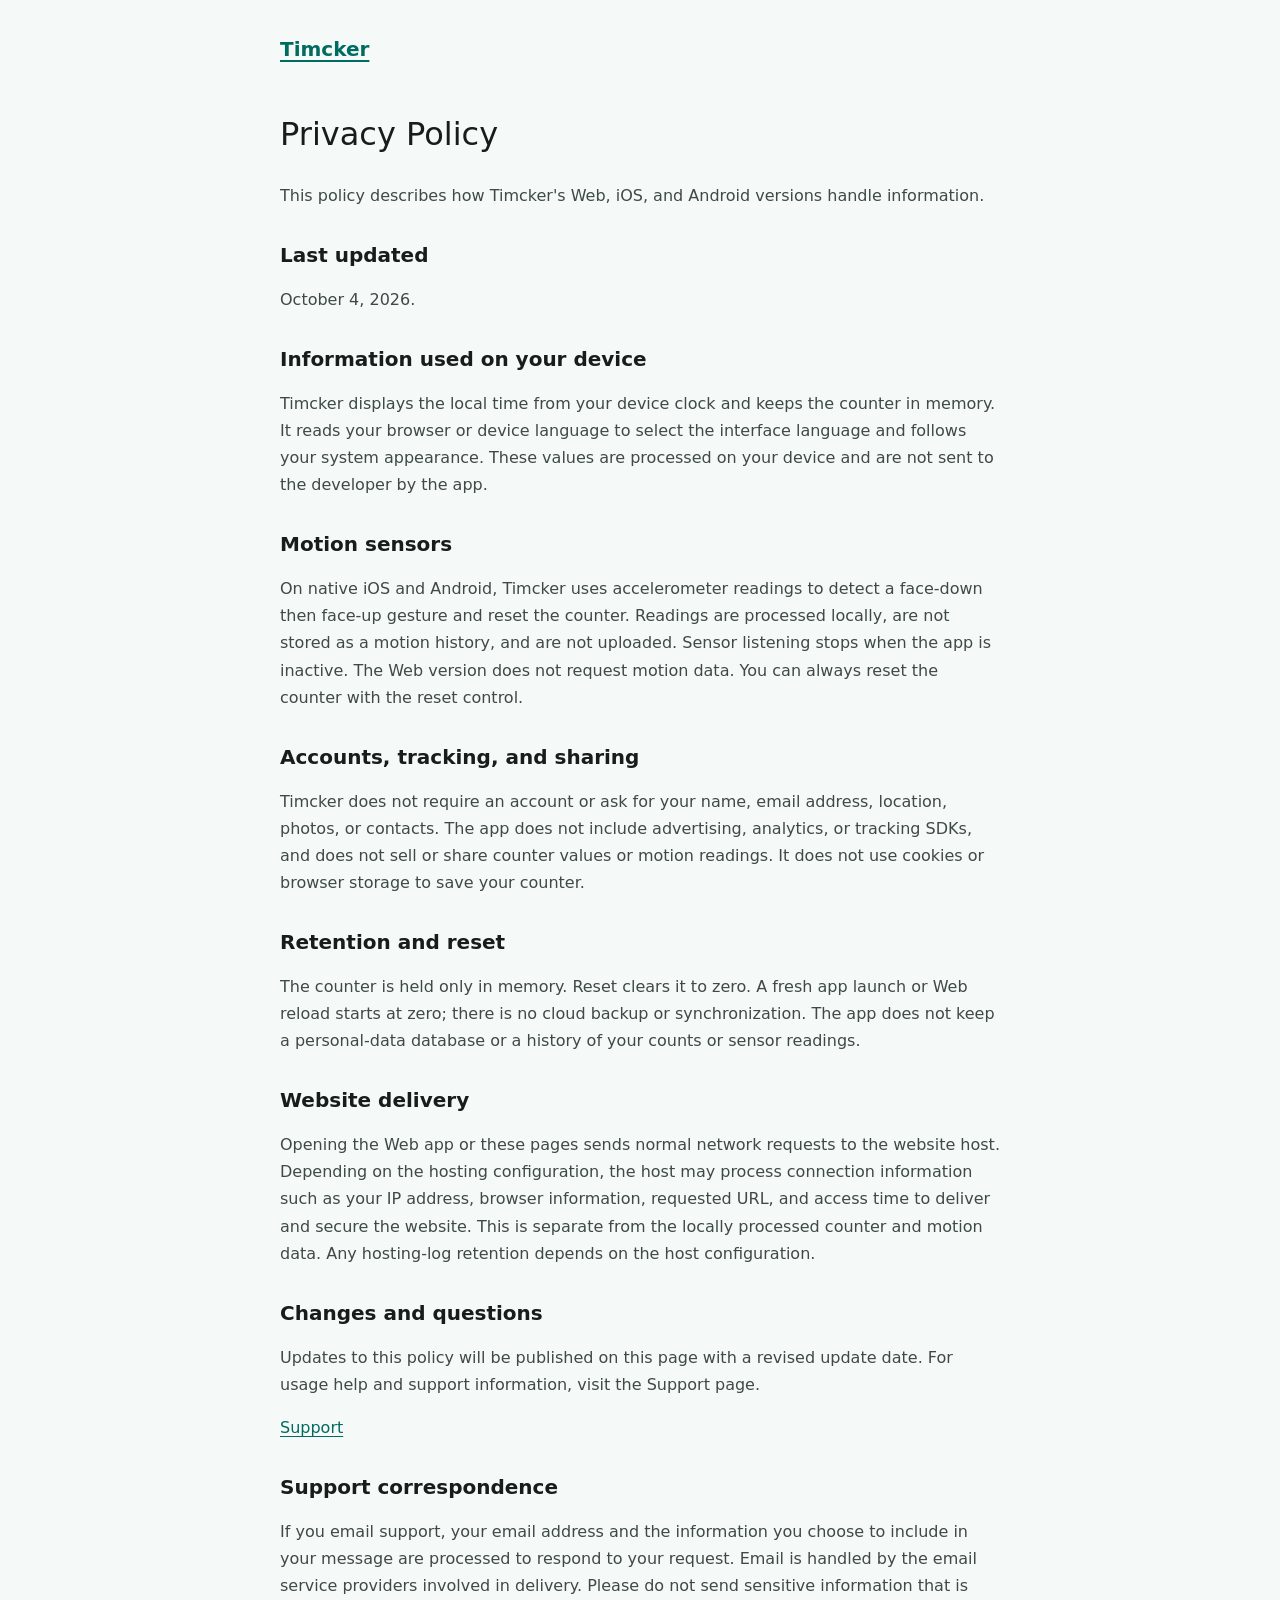
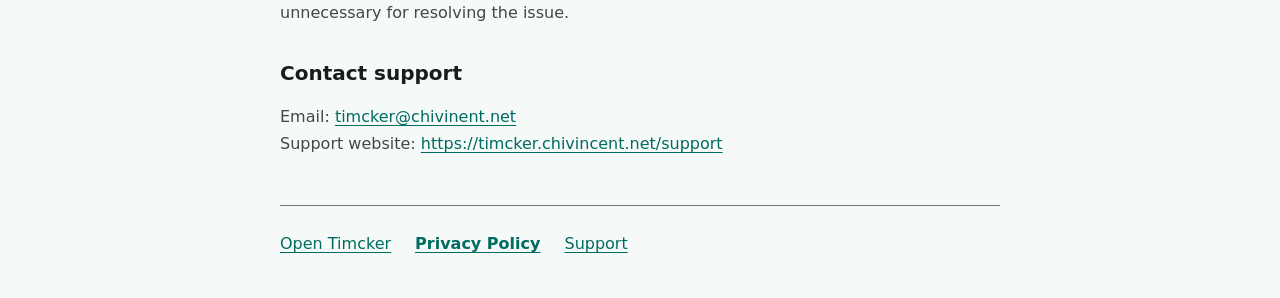
<file: web/privacy/index.html>
<!DOCTYPE html>
<html lang="en">
<head>
  <meta charset="UTF-8">
  <meta name="viewport" content="width=device-width, initial-scale=1">
  <meta name="description" content="This policy describes how Timcker's Web, iOS, and Android versions handle information.">
  <title>Privacy Policy | Timcker</title>
  <link rel="icon" href="../favicon.png" type="image/png" sizes="32x32">
  <link rel="apple-touch-icon" href="../apple-touch-icon.png" sizes="180x180">
  <link rel="stylesheet" href="../info.css">
  <script src="../info.js" defer></script>
</head>
<body>
  <div class="page">
    <header><a class="brand" href="../">Timcker</a></header>
    <main>
      <!-- Keep all four localized articles in sync when updating content. -->
      <article lang="en">
        <h1>Privacy Policy</h1>
        <p>This policy describes how Timcker&#x27;s Web, iOS, and Android versions handle information.</p>
        <section>
          <h2>Last updated</h2>
          <p>October 4, 2026.</p>
        </section>
        <section>
          <h2>Information used on your device</h2>
          <p>Timcker displays the local time from your device clock and keeps the counter in memory. It reads your browser or device language to select the interface language and follows your system appearance. These values are processed on your device and are not sent to the developer by the app.</p>
        </section>
        <section>
          <h2>Motion sensors</h2>
          <p>On native iOS and Android, Timcker uses accelerometer readings to detect a face-down then face-up gesture and reset the counter. Readings are processed locally, are not stored as a motion history, and are not uploaded. Sensor listening stops when the app is inactive. The Web version does not request motion data. You can always reset the counter with the reset control.</p>
        </section>
        <section>
          <h2>Accounts, tracking, and sharing</h2>
          <p>Timcker does not require an account or ask for your name, email address, location, photos, or contacts. The app does not include advertising, analytics, or tracking SDKs, and does not sell or share counter values or motion readings. It does not use cookies or browser storage to save your counter.</p>
        </section>
        <section>
          <h2>Retention and reset</h2>
          <p>The counter is held only in memory. Reset clears it to zero. A fresh app launch or Web reload starts at zero; there is no cloud backup or synchronization. The app does not keep a personal-data database or a history of your counts or sensor readings.</p>
        </section>
        <section>
          <h2>Website delivery</h2>
          <p>Opening the Web app or these pages sends normal network requests to the website host. Depending on the hosting configuration, the host may process connection information such as your IP address, browser information, requested URL, and access time to deliver and secure the website. This is separate from the locally processed counter and motion data. Any hosting-log retention depends on the host configuration.</p>
        </section>
        <section>
          <h2>Changes and questions</h2>
          <p>Updates to this policy will be published on this page with a revised update date. For usage help and support information, visit the Support page.</p>
        </section>
        <p><a href="../support/">Support</a></p>
        <section>
          <h2>Support correspondence</h2>
          <p>If you email support, your email address and the information you choose to include in your message are processed to respond to your request. Email is handled by the email service providers involved in delivery. Please do not send sensitive information that is unnecessary for resolving the issue.</p>
        </section>
        <section>
          <h2>Contact support</h2>
          <p>Email: <a href="mailto:timcker@chivinent.net">timcker@chivinent.net</a><br>
            Support website: <a href="https://timcker.chivincent.net/support">https://timcker.chivincent.net/support</a></p>
        </section>
      </article>
      <article lang="zh-TW" hidden>
        <h1>隱私權政策</h1>
        <p>本政策說明 Timcker 的 Web、iOS 與 Android 版本如何處理資訊。</p>
        <section>
          <h2>最後更新</h2>
          <p>2026 年 10 月 4 日。</p>
        </section>
        <section>
          <h2>裝置上的資訊</h2>
          <p>Timcker 從裝置時鐘顯示當地時間，並將計數值保存在記憶體中。應用程式讀取瀏覽器或裝置語言以選擇介面語言，並遵循系統的外觀設定。這些資訊在您的裝置上處理，應用程式不會將它們傳送給開發者。</p>
        </section>
        <section>
          <h2>動作感測器</h2>
          <p>在原生 iOS 與 Android 版本中，Timcker 使用加速度計讀數偵測螢幕朝下再朝上的動作，以將計數器歸零。讀數僅在裝置上處理，不會儲存為動作歷史，也不會上傳。應用程式未處於使用中時會停止監聽感測器。Web 版不會請求動作資料。您隨時可以使用歸零控制項重設計數器。</p>
        </section>
        <section>
          <h2>帳號、追蹤與分享</h2>
          <p>Timcker 不需要帳號，也不會要求您的姓名、電子郵件、位置、照片或聯絡人。應用程式未包含廣告、分析或追蹤 SDK，不會出售或分享計數值與動作讀數，也不會使用 Cookie 或瀏覽器儲存空間保存計數值。</p>
        </section>
        <section>
          <h2>保留與歸零</h2>
          <p>計數值僅保存在記憶體中，點按歸零即可清除。重新啟動應用程式或重新載入 Web 頁面時，計數器從零開始；沒有雲端備份或同步功能。應用程式不會建立個人資料庫，也不會保留計數或感測讀數的歷史紀錄。</p>
        </section>
        <section>
          <h2>網站傳輸</h2>
          <p>開啟 Web 應用程式或這些頁面時，瀏覽器會向網站託管服務傳送一般網路請求。視託管設定而定，託管服務可能處理 IP 位址、瀏覽器資訊、請求網址與存取時間等連線資訊，以提供及保護網站。這與在裝置上處理的計數值及動作資料分開；託管紀錄的保留方式取決於託管設定。</p>
        </section>
        <section>
          <h2>政策更新與問題</h2>
          <p>本政策的更新將於此頁公布，並修訂更新日期。如需使用說明與支援資訊，請前往支援頁。</p>
        </section>
        <p><a href="../support/">支援</a></p>
        <section>
          <h2>支援往來</h2>
          <p>若您透過電子郵件聯絡支援，您的電子郵件地址及您自行提供的訊息內容會用於回覆您的請求。電子郵件會經由相關郵件服務供應商處理與傳遞。請勿傳送與解決問題無關的敏感資訊。</p>
        </section>
        <section>
          <h2>聯絡支援</h2>
          <p>電子郵件: <a href="mailto:timcker@chivinent.net">timcker@chivinent.net</a><br>
            支援網址: <a href="https://timcker.chivincent.net/support">https://timcker.chivincent.net/support</a></p>
        </section>
      </article>
      <article lang="zh-CN" hidden>
        <h1>隐私政策</h1>
        <p>本政策说明 Timcker 的 Web、iOS 和 Android 版本如何处理信息。</p>
        <section>
          <h2>最后更新</h2>
          <p>2026 年 10 月 4 日。</p>
        </section>
        <section>
          <h2>设备上的信息</h2>
          <p>Timcker 从设备时钟显示当地时间，并将计数值保存在内存中。应用读取浏览器或设备语言以选择界面语言，并遵循系统外观设置。这些信息在您的设备上处理，应用不会将它们发送给开发者。</p>
        </section>
        <section>
          <h2>动作传感器</h2>
          <p>在原生 iOS 和 Android 版本中，Timcker 使用加速度计读数检测屏幕朝下再朝上的动作，以将计数器归零。读数仅在设备上处理，不会保存为动作历史，也不会上传。应用未处于使用中时会停止监听传感器。Web 版不会请求动作数据。您随时可以使用归零控件重置计数器。</p>
        </section>
        <section>
          <h2>账号、跟踪与分享</h2>
          <p>Timcker 不需要账号，也不会要求您的姓名、电子邮件、位置、照片或联系人。应用未包含广告、分析或跟踪 SDK，不会出售或分享计数值与动作读数，也不会使用 Cookie 或浏览器存储空间保存计数值。</p>
        </section>
        <section>
          <h2>保留与归零</h2>
          <p>计数值仅保存在内存中，点击归零即可清除。重新启动应用或重新加载 Web 页面时，计数器从零开始；没有云端备份或同步功能。应用不会建立个人数据库，也不会保留计数或传感读数的历史记录。</p>
        </section>
        <section>
          <h2>网站传输</h2>
          <p>打开 Web 应用或这些页面时，浏览器会向网站托管服务发送一般网络请求。视托管设置而定，托管服务可能处理 IP 地址、浏览器信息、请求网址与访问时间等连接信息，以提供及保护网站。这与在设备上处理的计数值及动作数据分开；托管记录的保留方式取决于托管设置。</p>
        </section>
        <section>
          <h2>政策更新与问题</h2>
          <p>本政策的更新将在此页面公布，并修订更新日期。如需使用说明与支持信息，请前往支持页面。</p>
        </section>
        <p><a href="../support/">支持</a></p>
        <section>
          <h2>支持往来</h2>
          <p>若您通过电子邮件联系支持，您的电子邮件地址及您自行提供的消息内容会用于回复您的请求。电子邮件会经由相关邮件服务提供商处理与传递。请勿发送与解决问题无关的敏感信息。</p>
        </section>
        <section>
          <h2>联系支持</h2>
          <p>电子邮件: <a href="mailto:timcker@chivinent.net">timcker@chivinent.net</a><br>
            支持网址: <a href="https://timcker.chivincent.net/support">https://timcker.chivincent.net/support</a></p>
        </section>
      </article>
      <article lang="ja" hidden>
        <h1>プライバシーポリシー</h1>
        <p>このポリシーは、Timcker の Web、iOS、Android 版における情報の取り扱いを説明します。</p>
        <section>
          <h2>最終更新</h2>
          <p>2026 年 10 月 4 日。</p>
        </section>
        <section>
          <h2>端末上の情報</h2>
          <p>Timcker は端末の時計から現在のローカル時刻を表示し、カウントをメモリに保持します。ブラウザーまたは端末の言語を読み取って表示言語を選び、システムの外観設定に従います。これらの情報は端末上で処理され、アプリから開発者に送信されません。</p>
        </section>
        <section>
          <h2>モーションセンサー</h2>
          <p>ネイティブの iOS、Android 版では、加速度センサーの値を使用して画面を下向きにしてから上向きにする動作を検出し、カウンターをリセットします。値は端末上で処理され、動作履歴として保存またはアップロードされません。アプリが非アクティブになるとセンサーの監視を停止します。Web 版はモーションデータを要求しません。リセット操作はいつでも使用できます。</p>
        </section>
        <section>
          <h2>アカウント、追跡、共有</h2>
          <p>Timcker はアカウントを必要とせず、氏名、メールアドレス、位置情報、写真、連絡先を要求しません。広告、分析、追跡 SDK を含まず、カウントやセンサーの値を販売または共有しません。カウントの保存に Cookie やブラウザーのストレージを使用しません。</p>
        </section>
        <section>
          <h2>保持とリセット</h2>
          <p>カウントはメモリ内にのみ保持され、リセットでゼロになります。アプリの新規起動または Web ページの再読み込みでゼロから始まります。クラウドバックアップや同期はありません。個人情報のデータベースや、カウントとセンサー値の履歴は保持しません。</p>
        </section>
        <section>
          <h2>Web サイトの配信</h2>
          <p>Web アプリやこれらのページを開くと、ブラウザーはホスティングサービスに通常のネットワークリクエストを送信します。ホスティング設定によっては、配信やセキュリティのために IP アドレス、ブラウザー情報、リクエスト URL、アクセス時刻などが処理される場合があります。これは端末上のカウントやモーションデータとは別です。ホスティングログの保持方法はホストの設定に依存します。</p>
        </section>
        <section>
          <h2>変更とお問い合わせ</h2>
          <p>このポリシーの変更は、更新日を改訂してこのページに掲載します。使い方やサポート情報については、サポートページをご覧ください。</p>
        </section>
        <p><a href="../support/">サポート</a></p>
        <section>
          <h2>サポートへの連絡</h2>
          <p>メールでお問い合わせいただいた場合、メールアドレスとメッセージに記載された情報は、ご依頼への対応に使用されます。メールの処理と配信には関係するメールサービス事業者が関与します。問題の解決に不要な機密情報は送信しないでください。</p>
        </section>
        <section>
          <h2>お問い合わせ</h2>
          <p>メール: <a href="mailto:timcker@chivinent.net">timcker@chivinent.net</a><br>
            サポートサイト: <a href="https://timcker.chivincent.net/support">https://timcker.chivincent.net/support</a></p>
        </section>
      </article>
    </main>
    <nav aria-label="Site navigation">
      <a href="../" data-label="home">Open Timcker</a>
      <a href="../privacy/" data-label="privacy" aria-current="page">Privacy Policy</a>
      <a href="../support/" data-label="support">Support</a>
    </nav>
  </div>
</body>
</html>
</file>
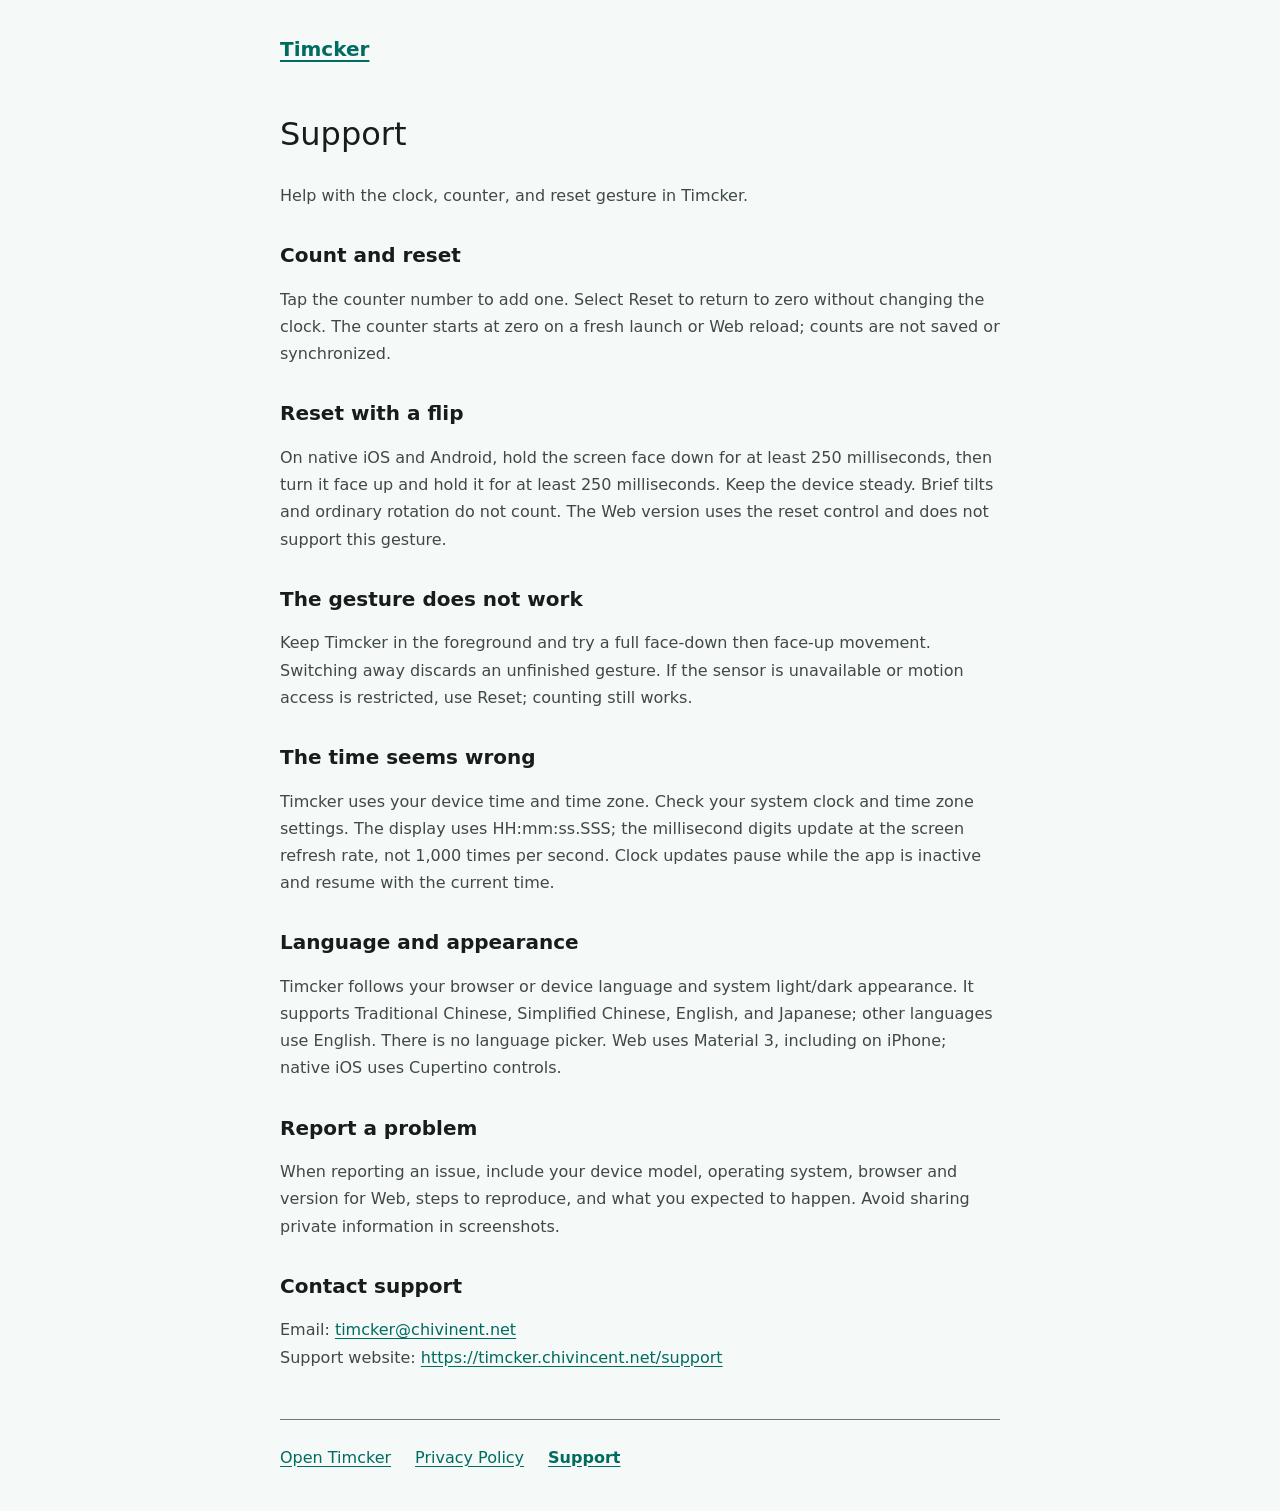
<file: web/support/index.html>
<!DOCTYPE html>
<html lang="en">
<head>
  <meta charset="UTF-8">
  <meta name="viewport" content="width=device-width, initial-scale=1">
  <meta name="description" content="Help with the clock, counter, and reset gesture in Timcker.">
  <title>Support | Timcker</title>
  <link rel="icon" href="../favicon.png" type="image/png" sizes="32x32">
  <link rel="apple-touch-icon" href="../apple-touch-icon.png" sizes="180x180">
  <link rel="stylesheet" href="../info.css">
  <script src="../info.js" defer></script>
</head>
<body>
  <div class="page">
    <header><a class="brand" href="../">Timcker</a></header>
    <main>
      <!-- Keep all four localized articles in sync when updating content. -->
      <article lang="en">
        <h1>Support</h1>
        <p>Help with the clock, counter, and reset gesture in Timcker.</p>
        <section>
          <h2>Count and reset</h2>
          <p>Tap the counter number to add one. Select Reset to return to zero without changing the clock. The counter starts at zero on a fresh launch or Web reload; counts are not saved or synchronized.</p>
        </section>
        <section>
          <h2>Reset with a flip</h2>
          <p>On native iOS and Android, hold the screen face down for at least 250 milliseconds, then turn it face up and hold it for at least 250 milliseconds. Keep the device steady. Brief tilts and ordinary rotation do not count. The Web version uses the reset control and does not support this gesture.</p>
        </section>
        <section>
          <h2>The gesture does not work</h2>
          <p>Keep Timcker in the foreground and try a full face-down then face-up movement. Switching away discards an unfinished gesture. If the sensor is unavailable or motion access is restricted, use Reset; counting still works.</p>
        </section>
        <section>
          <h2>The time seems wrong</h2>
          <p>Timcker uses your device time and time zone. Check your system clock and time zone settings. The display uses HH:mm:ss.SSS; the millisecond digits update at the screen refresh rate, not 1,000 times per second. Clock updates pause while the app is inactive and resume with the current time.</p>
        </section>
        <section>
          <h2>Language and appearance</h2>
          <p>Timcker follows your browser or device language and system light/dark appearance. It supports Traditional Chinese, Simplified Chinese, English, and Japanese; other languages use English. There is no language picker. Web uses Material 3, including on iPhone; native iOS uses Cupertino controls.</p>
        </section>
        <section>
          <h2>Report a problem</h2>
          <p>When reporting an issue, include your device model, operating system, browser and version for Web, steps to reproduce, and what you expected to happen. Avoid sharing private information in screenshots.</p>
        </section>
        <section>
          <h2>Contact support</h2>
          <p>Email: <a href="mailto:timcker@chivinent.net">timcker@chivinent.net</a><br>
            Support website: <a href="https://timcker.chivincent.net/support">https://timcker.chivincent.net/support</a></p>
        </section>
      </article>
      <article lang="zh-TW" hidden>
        <h1>支援</h1>
        <p>Timcker 時鐘、計數器與翻轉歸零功能的使用說明。</p>
        <section>
          <h2>計數與歸零</h2>
          <p>點按計數器數字即可增加 1。點按「歸零」可將計數器重設為零，不會影響時鐘。重新啟動應用程式或重新載入 Web 頁面時，計數器從零開始；計數不會儲存或同步。</p>
        </section>
        <section>
          <h2>翻轉歸零</h2>
          <p>在原生 iOS 與 Android 版本中，將螢幕朝下並穩定保持至少 250 毫秒，再翻轉朝上並保持至少 250 毫秒。請保持裝置穩定。短暫傾斜與一般旋轉不會觸發歸零。Web 版不支援此手勢，請使用歸零控制項。</p>
        </section>
        <section>
          <h2>手勢沒有作用</h2>
          <p>請讓 Timcker 保持在前景，再嘗試完整的朝下、朝上動作。切換到其他應用程式會取消尚未完成的手勢。如果感測器無法使用或動作存取受到限制，請點按「歸零」；計數功能仍可正常使用。</p>
        </section>
        <section>
          <h2>時間不正確</h2>
          <p>Timcker 使用裝置的時間與時區，請檢查系統時鐘與時區設定。時間格式為 HH:mm:ss.SSS；毫秒數字以螢幕更新率更新，並非每秒更新 1,000 次。應用程式未處於使用中時會暫停時鐘更新，恢復使用後立即顯示目前時間。</p>
        </section>
        <section>
          <h2>語言與外觀</h2>
          <p>Timcker 依瀏覽器或裝置語言及系統的淺色／深色設定自動顯示。支援繁體中文、簡體中文、英文與日文，其他語言回退至英文，沒有語言選擇器。Web 版一律使用 Material 3，包含 iPhone 瀏覽器；原生 iOS 使用 Cupertino 控制項。</p>
        </section>
        <section>
          <h2>回報問題</h2>
          <p>回報時請提供裝置型號、作業系統、Web 版的瀏覽器與版本、重現步驟及預期結果。截圖請避免包含私人資訊。</p>
        </section>
        <section>
          <h2>聯絡支援</h2>
          <p>電子郵件: <a href="mailto:timcker@chivinent.net">timcker@chivinent.net</a><br>
            支援網址: <a href="https://timcker.chivincent.net/support">https://timcker.chivincent.net/support</a></p>
        </section>
      </article>
      <article lang="zh-CN" hidden>
        <h1>支持</h1>
        <p>Timcker 时钟、计数器与翻转归零功能的使用说明。</p>
        <section>
          <h2>计数与归零</h2>
          <p>点击计数器数字即可增加 1。点击“归零”可将计数器重置为零，不会影响时钟。重新启动应用或重新加载 Web 页面时，计数器从零开始；计数不会保存或同步。</p>
        </section>
        <section>
          <h2>翻转归零</h2>
          <p>在原生 iOS 和 Android 版本中，将屏幕朝下并稳定保持至少 250 毫秒，再翻转朝上并保持至少 250 毫秒。请保持设备稳定。短暂倾斜与一般旋转不会触发归零。Web 版不支持此手势，请使用归零控件。</p>
        </section>
        <section>
          <h2>手势没有作用</h2>
          <p>请让 Timcker 保持在前台，再尝试完整的朝下、朝上动作。切换到其他应用会取消尚未完成的手势。如果传感器无法使用或动作访问受到限制，请点击“归零”；计数功能仍可正常使用。</p>
        </section>
        <section>
          <h2>时间不正确</h2>
          <p>Timcker 使用设备的时间与时区，请检查系统时钟与时区设置。时间格式为 HH:mm:ss.SSS；毫秒数字以屏幕刷新率更新，并非每秒更新 1,000 次。应用未处于使用中时会暂停时钟更新，恢复使用后立即显示当前时间。</p>
        </section>
        <section>
          <h2>语言与外观</h2>
          <p>Timcker 根据浏览器或设备语言及系统的浅色／深色设置自动显示。支持繁体中文、简体中文、英文和日文，其他语言回退至英文，没有语言选择器。Web 版一律使用 Material 3，包括 iPhone 浏览器；原生 iOS 使用 Cupertino 控件。</p>
        </section>
        <section>
          <h2>报告问题</h2>
          <p>报告时请提供设备型号、操作系统、Web 版的浏览器与版本、重现步骤及预期结果。截图请避免包含私人信息。</p>
        </section>
        <section>
          <h2>联系支持</h2>
          <p>电子邮件: <a href="mailto:timcker@chivinent.net">timcker@chivinent.net</a><br>
            支持网址: <a href="https://timcker.chivincent.net/support">https://timcker.chivincent.net/support</a></p>
        </section>
      </article>
      <article lang="ja" hidden>
        <h1>サポート</h1>
        <p>Timcker の時計、カウンター、反転リセットの使い方。</p>
        <section>
          <h2>カウントとリセット</h2>
          <p>カウンターの数字をタップすると 1 増えます。「リセット」でゼロに戻り、時計には影響しません。アプリの新規起動や Web ページの再読み込みでゼロから始まります。カウントは保存、同期されません。</p>
        </section>
        <section>
          <h2>反転してリセット</h2>
          <p>ネイティブの iOS、Android 版では、画面を下向きにして少なくとも 250 ミリ秒静止させ、その後上向きにして少なくとも 250 ミリ秒静止させます。端末を安定させてください。短い傾きや通常の回転ではリセットされません。Web 版ではこのジェスチャーを使用できないため、リセット操作を使用してください。</p>
        </section>
        <section>
          <h2>ジェスチャーが動作しない</h2>
          <p>Timcker を前面に表示したまま、下向きから上向きへの動作を試してください。他のアプリに切り替えると途中のジェスチャーは破棄されます。センサーを使用できない場合やモーションへのアクセスが制限されている場合は、「リセット」を使用してください。カウントは引き続き使用できます。</p>
        </section>
        <section>
          <h2>時刻が正しくない</h2>
          <p>Timcker は端末の時刻とタイムゾーンを使用します。システムの時計とタイムゾーン設定を確認してください。表示形式は HH:mm:ss.SSS です。ミリ秒の数字は画面のリフレッシュレートで更新され、毎秒 1,000 回更新されるわけではありません。アプリが非アクティブの間は更新を停止し、復帰すると現在時刻を表示します。</p>
        </section>
        <section>
          <h2>言語と外観</h2>
          <p>Timcker はブラウザーまたは端末の言語とシステムのライト／ダーク設定に従います。繁体字中国語、簡体字中国語、英語、日本語に対応し、その他の言語では英語を使用します。言語選択機能はありません。iPhone のブラウザーを含め Web 版は Material 3、ネイティブ iOS 版は Cupertino を使用します。</p>
        </section>
        <section>
          <h2>問題の報告</h2>
          <p>問題を報告する際は、端末のモデル、OS、Web 版のブラウザーとバージョン、再現手順、期待した結果をお知らせください。スクリーンショットには個人情報を含めないでください。</p>
        </section>
        <section>
          <h2>お問い合わせ</h2>
          <p>メール: <a href="mailto:timcker@chivinent.net">timcker@chivinent.net</a><br>
            サポートサイト: <a href="https://timcker.chivincent.net/support">https://timcker.chivincent.net/support</a></p>
        </section>
      </article>
    </main>
    <nav aria-label="Site navigation">
      <a href="../" data-label="home">Open Timcker</a>
      <a href="../privacy/" data-label="privacy">Privacy Policy</a>
      <a href="../support/" data-label="support" aria-current="page">Support</a>
    </nav>
  </div>
</body>
</html>
</file>
<file: web/info.css>
:root {
  color-scheme: light dark;
  --surface: #f5faf8;
  --text: #171d1b;
  --secondary: #3f4946;
  --primary: #006b60;
  --outline: #6f7975;
  font-family: system-ui, sans-serif;
  background: var(--surface);
  color: var(--text);
}

@media (prefers-color-scheme: dark) {
  :root {
    --surface: #0e1513;
    --text: #dee4e0;
    --secondary: #bec9c3;
    --primary: #82d5c6;
    --outline: #89938e;
  }
}

* { box-sizing: border-box; }
body { margin: 0; line-height: 1.7; }
.page {
  max-width: 48rem;
  margin: auto;
  padding: 2rem 1.5rem;
  overflow-wrap: anywhere;
}
a { color: var(--primary); text-underline-offset: 0.2em; }
a:focus-visible { outline: 2px solid var(--primary); outline-offset: 4px; }
.brand { font-weight: 600; font-size: 1.25rem; }
main { margin-block: 3rem; }
h1 { font-size: 2rem; line-height: 1.3; font-weight: 500; }
h2 { margin-top: 2rem; font-size: 1.25rem; line-height: 1.4; font-weight: 600; }
p { color: var(--secondary); }
nav {
  display: flex;
  flex-wrap: wrap;
  gap: 1rem 1.5rem;
  border-top: 1px solid var(--outline);
  padding-top: 1rem;
}
nav a { display: inline-block; padding-block: 0.5rem; }
nav a[aria-current="page"] { font-weight: 600; }
[hidden] { display: none !important; }
</file>
